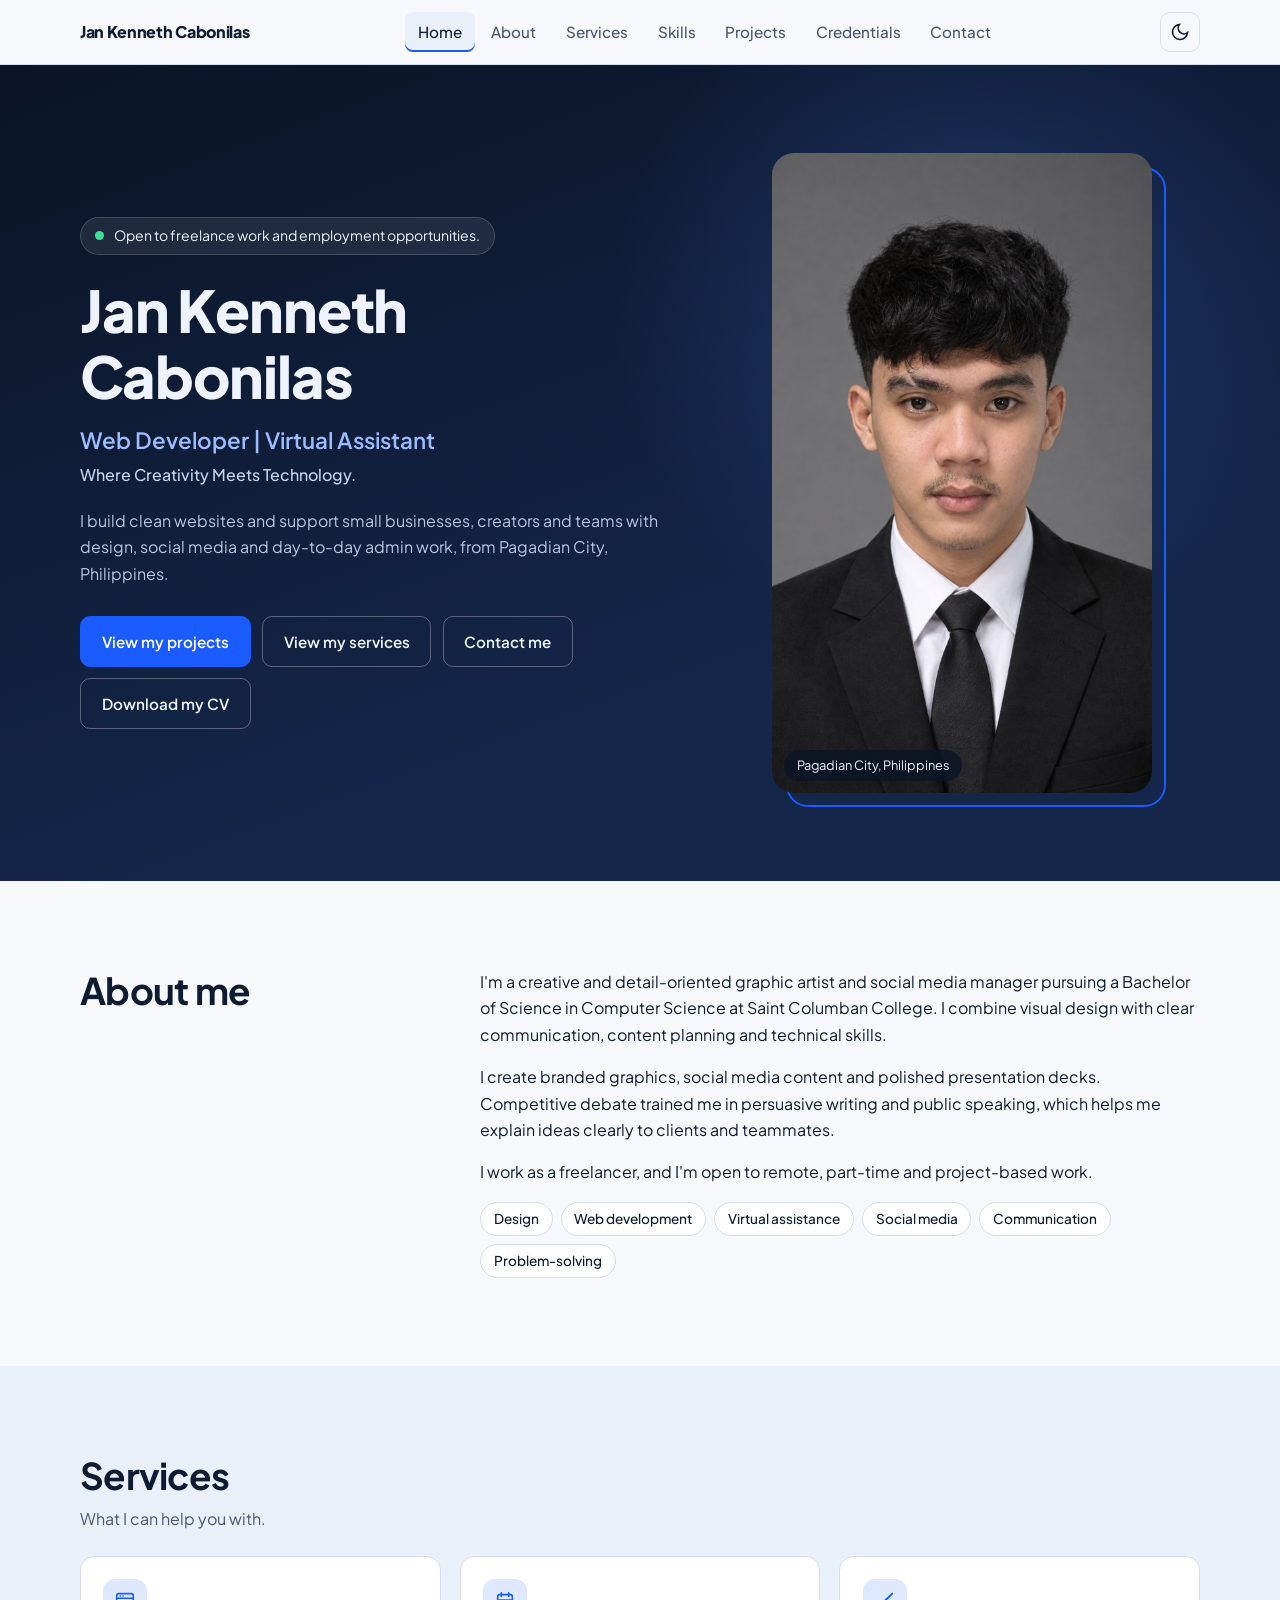
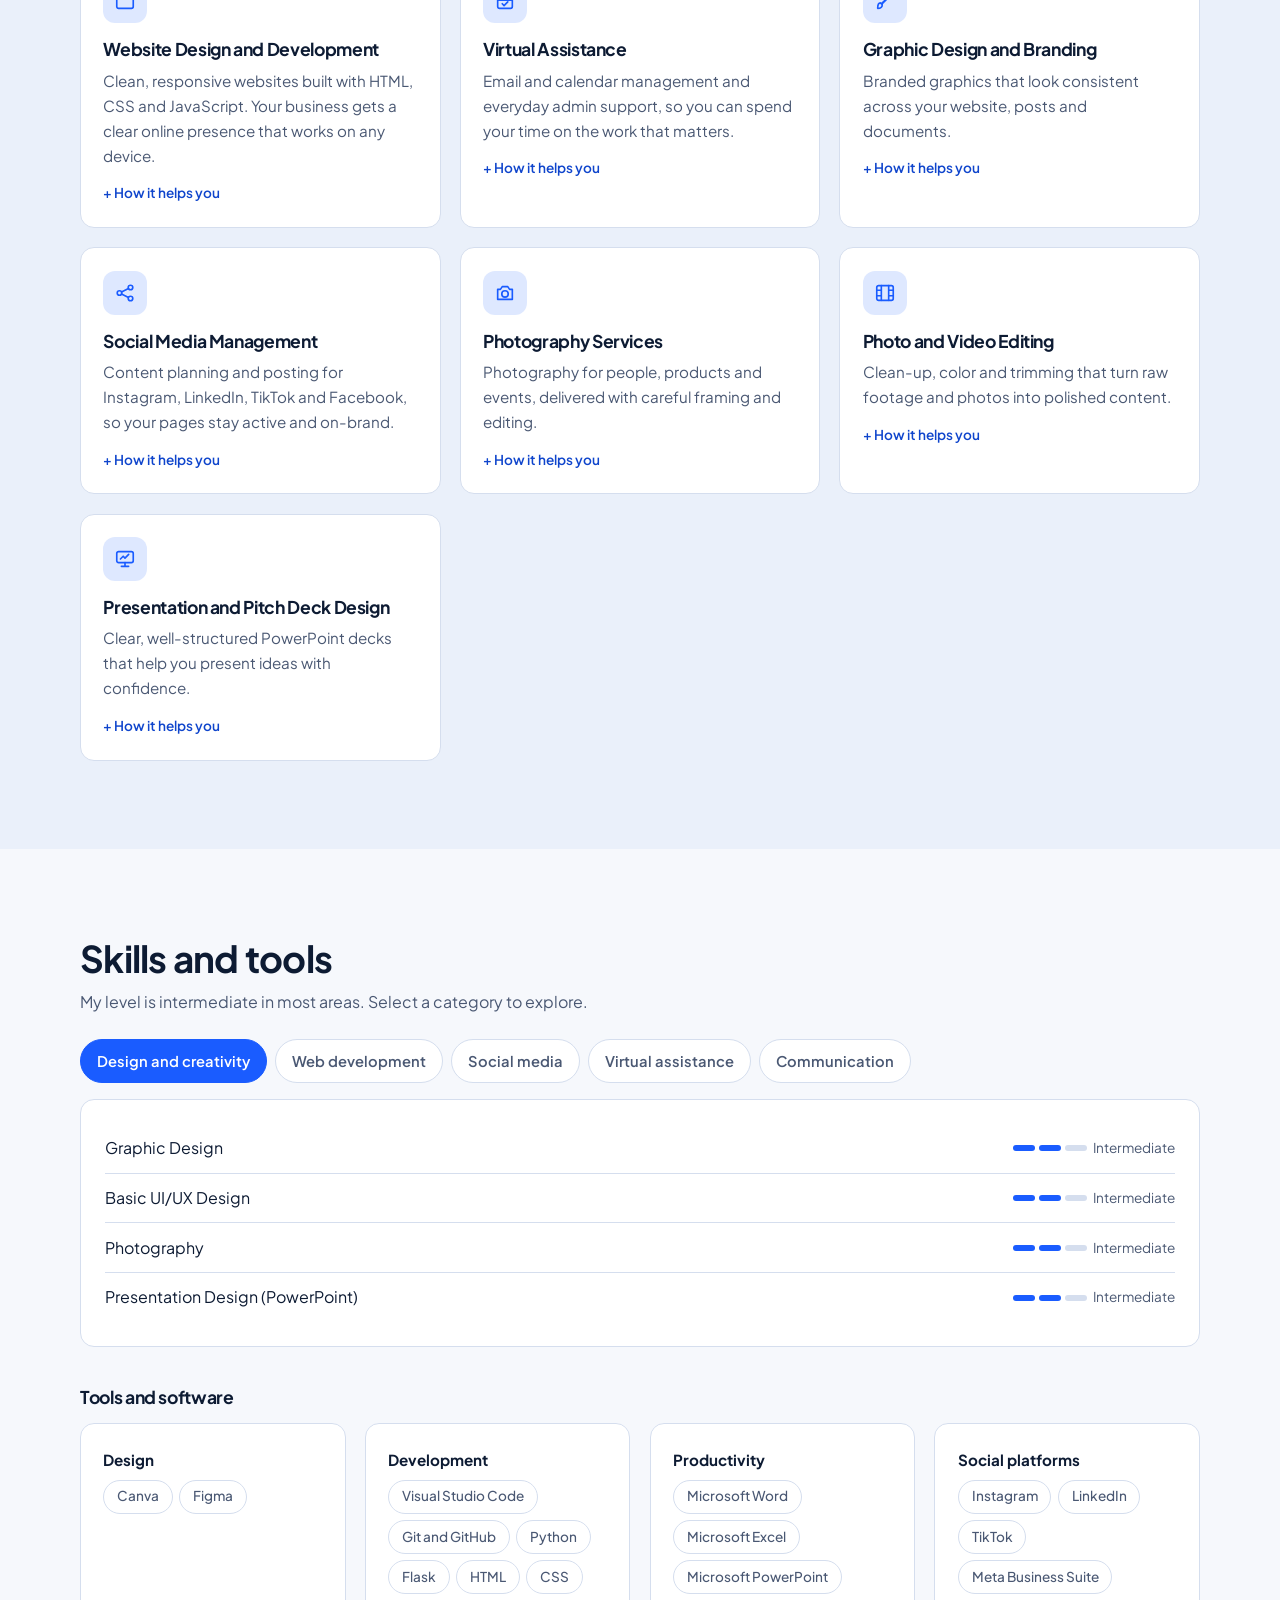
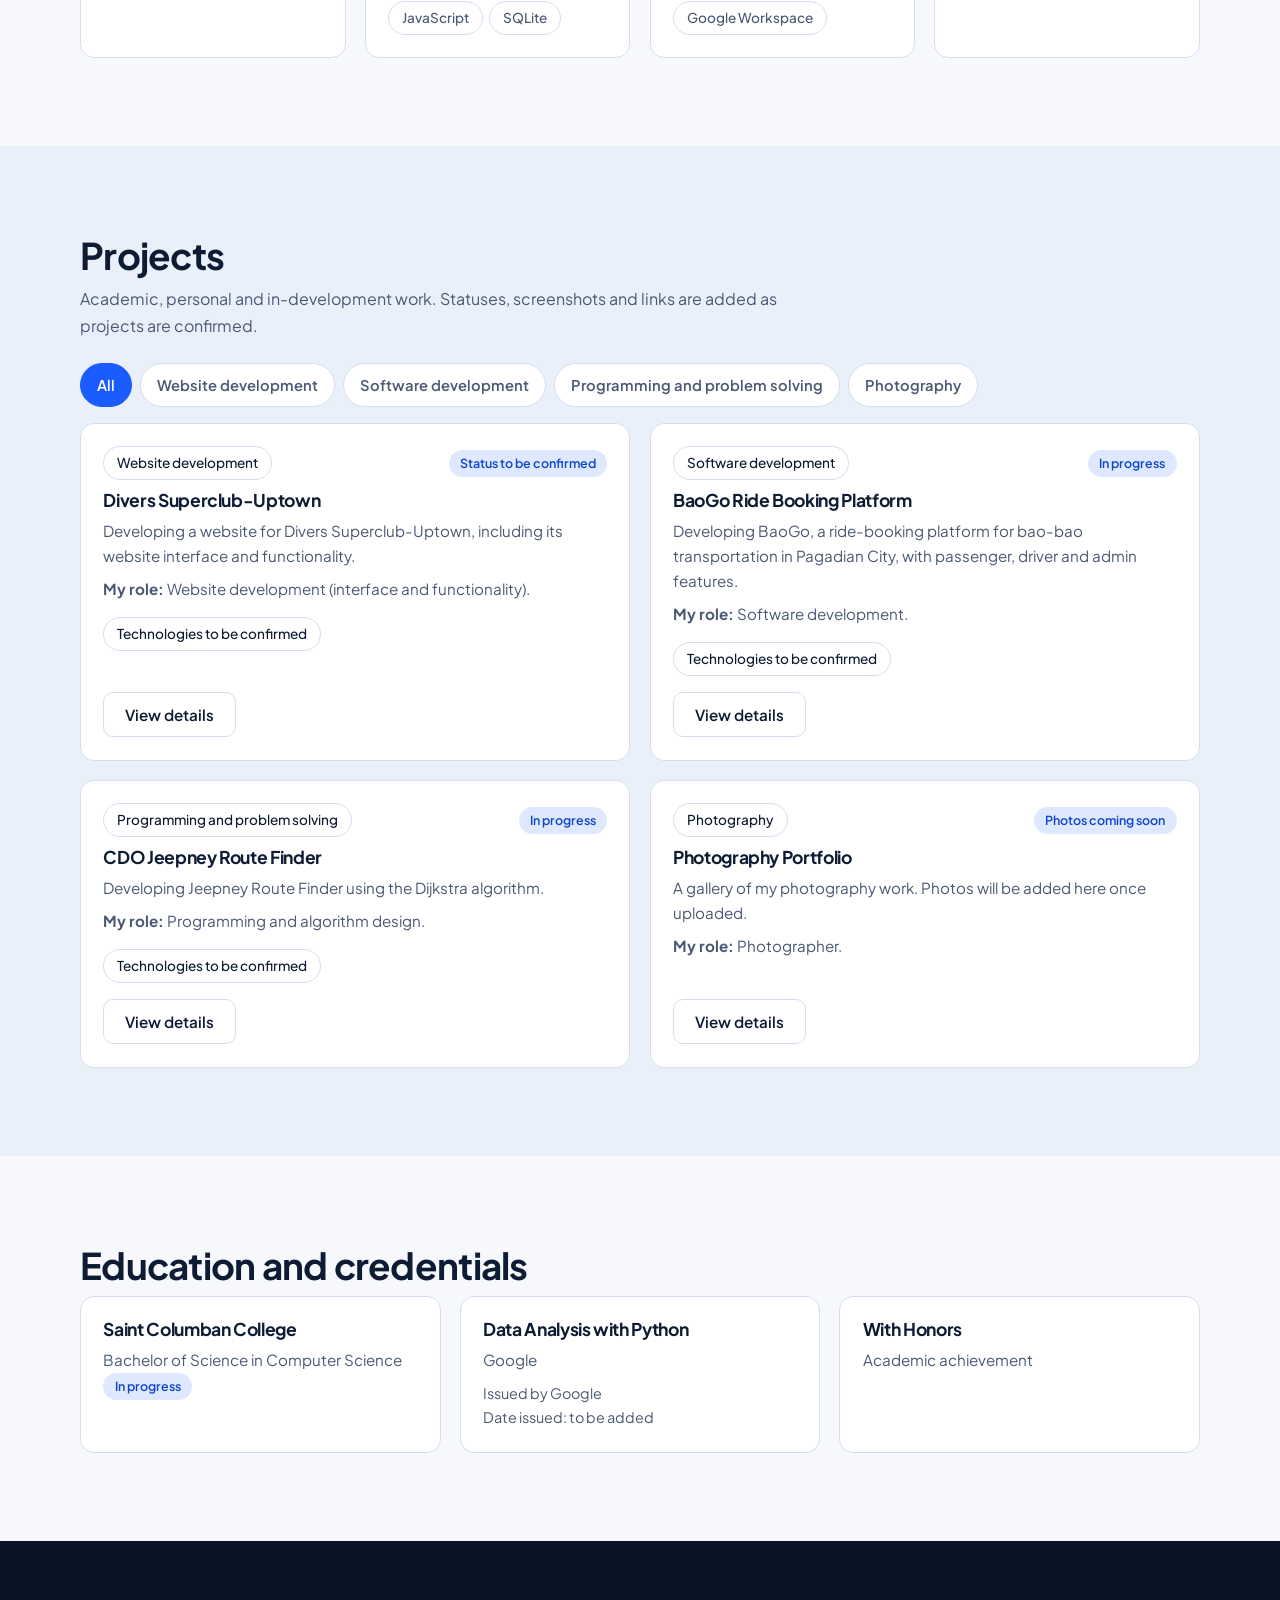
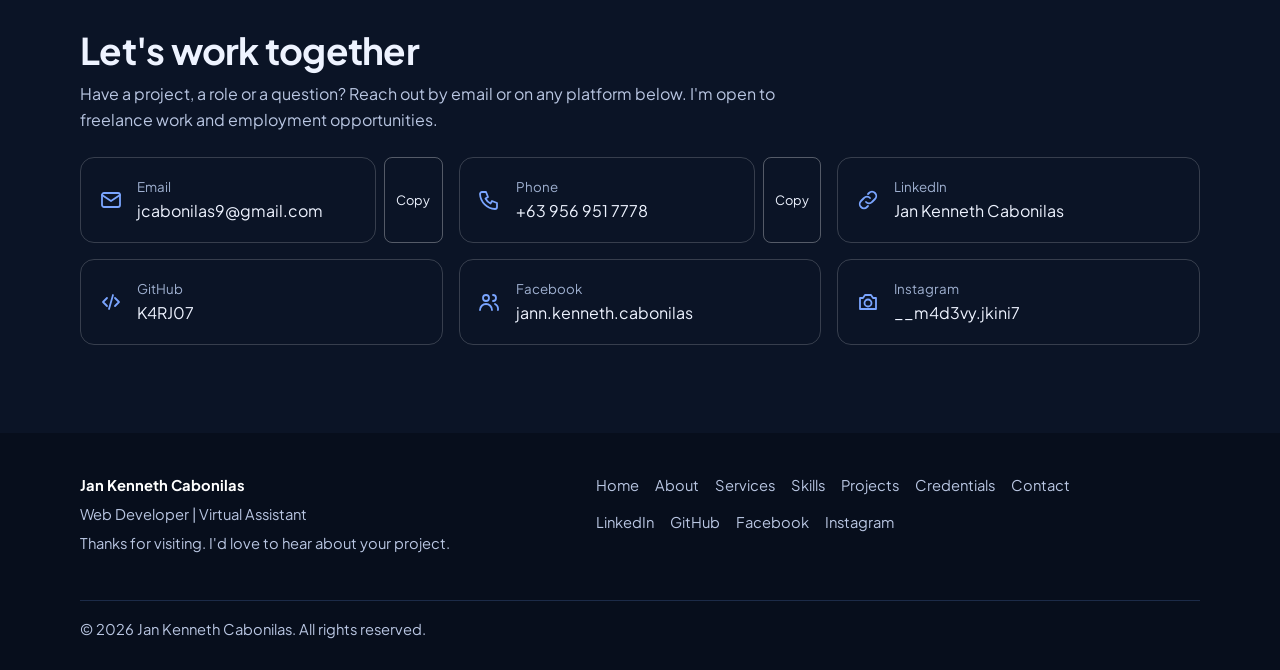
<file: index.html>
<!doctype html>
<html lang="en">
<head>
<meta charset="utf-8">
<meta name="viewport" content="width=device-width,initial-scale=1">
<title>Jan Kenneth Cabonilas | Web Developer &amp; Virtual Assistant</title>
<meta name="description" content="Jan Kenneth Cabonilas is a freelance web developer and virtual assistant from Pagadian City, Philippines, offering website development, virtual assistance, graphic design and social media management.">
<meta name="theme-color" content="#0b1426">
<meta property="og:type" content="website">
<meta property="og:title" content="Jan Kenneth Cabonilas | Web Developer & Virtual Assistant">
<meta property="og:description" content="Where Creativity Meets Technology. Freelance web development, virtual assistance, design and social media.">
<meta property="og:image" content="assets/og-image.jpg"><!-- Add a 1200x630 image at assets/og-image.jpg -->
<link rel="icon" type="image/png" href="assets/favicon.png">
<link rel="preconnect" href="https://fonts.googleapis.com"><link rel="preconnect" href="https://fonts.gstatic.com" crossorigin>
<link href="https://fonts.googleapis.com/css2?family=Plus+Jakarta+Sans:wght@400;500;600;700;800&display=swap" rel="stylesheet">
<link rel="stylesheet" href="styles.css">
<script>try{var t=localStorage.getItem('theme');if(t)document.documentElement.dataset.theme=t}catch(e){}</script>
</head>
<body>
<div class="progress" id="progress" aria-hidden="true"></div>
<a class="skip" href="#main">Skip to content</a>
<header class="nav" id="nav">
  <div class="container nav-in">
    <a href="#home" class="brand">Jan Kenneth Cabonilas</a>
    <nav aria-label="Main"><ul id="menu" class="menu">
      <li><a href="#home">Home</a></li><li><a href="#about">About</a></li><li><a href="#services">Services</a></li><li><a href="#skills">Skills</a></li><li><a href="#projects">Projects</a></li><li><a href="#credentials">Credentials</a></li><li><a href="#contact">Contact</a></li>
    </ul></nav>
    <div class="nav-actions">
      <button id="themeBtn" class="icon-btn" aria-label="Switch to light mode" type="button"><svg viewBox="0 0 24 24" width="20" height="20" fill="none" stroke="currentColor" stroke-width="2" aria-hidden="true"><path d="M21 12.8A9 9 0 1 1 11.2 3a7 7 0 0 0 9.8 9.8z"/></svg></button>
      <button id="menuBtn" class="icon-btn menu-btn" aria-label="Open menu" aria-expanded="false" aria-controls="menu" type="button"><svg viewBox="0 0 24 24" width="22" height="22" fill="none" stroke="currentColor" stroke-width="2" aria-hidden="true"><path d="M4 7h16M4 12h16M4 17h16"/></svg></button>
    </div>
  </div>
</header>

<main id="main">
<section id="home" class="hero">
  <div class="container hero-grid">
    <div class="hero-text">
      <p class="status"><span class="dot"></span>Open to freelance work and employment opportunities.</p>
      <h1>Jan Kenneth Cabonilas</h1>
      <p class="role">Web Developer | Virtual Assistant</p>
      <p class="tagline">Where Creativity Meets Technology.</p>
      <p class="lead">I build clean websites and support small businesses, creators and teams with design, social media and day-to-day admin work, from Pagadian City, Philippines.</p>
      <div class="btns">
        <a class="btn primary" href="#projects">View my projects</a>
        <a class="btn" href="#services">View my services</a>
        <a class="btn" href="#contact">Contact me</a>
        <a class="btn ghost" id="cvBtn" href="assets/Jan-Kenneth-Cabonilas-CV.pdf" download>Download my CV</a>
      </div>
      <p id="cvNote" class="note" role="status" hidden>My CV will be available soon. Email me and I'll send it directly.</p>
    </div>
    <figure class="photo">
      <img src="assets/profile-photo.jpg" alt="Portrait of Jan Kenneth Cabonilas in a black suit" width="480" height="640" fetchpriority="high">
      <figcaption>Pagadian City, Philippines</figcaption>
    </figure>
  </div>
</section>

<section id="about" class="section">
  <div class="container split">
    <div><h2>About me</h2></div>
    <div class="prose">
      <p>I'm a creative and detail-oriented graphic artist and social media manager pursuing a Bachelor of Science in Computer Science at Saint Columban College. I combine visual design with clear communication, content planning and technical skills.</p>
      <p>I create branded graphics, social media content and polished presentation decks. Competitive debate trained me in persuasive writing and public speaking, which helps me explain ideas clearly to clients and teammates.</p>
      <p>I work as a freelancer, and I'm open to remote, part-time and project-based work.</p>
      <ul class="chips"><li>Design</li><li>Web development</li><li>Virtual assistance</li><li>Social media</li><li>Communication</li><li>Problem-solving</li></ul>
    </div>
  </div>
</section>

<section id="services" class="section alt">
  <div class="container"><h2>Services</h2><p class="lead">What I can help you with.</p>
  <div class="grid g3" id="servicesGrid"></div></div>
</section>

<section id="skills" class="section">
  <div class="container"><h2>Skills and tools</h2><p class="lead">My level is intermediate in most areas. Select a category to explore.</p>
  <div class="tabs" role="tablist" id="skillTabs" aria-label="Skill categories"></div>
  <div id="skillPanel" class="panel" role="tabpanel" tabindex="0"></div>
  <h3 class="sub">Tools and software</h3>
  <div class="grid g4" id="toolsGrid"></div></div>
</section>

<section id="projects" class="section alt">
  <div class="container"><h2>Projects</h2><p class="lead">Academic, personal and in-development work. Statuses, screenshots and links are added as projects are confirmed.</p>
  <div class="tabs" id="projectFilters" role="group" aria-label="Filter projects"></div>
  <div class="grid g2" id="projectsGrid"></div></div>
</section>

<section id="credentials" class="section">
  <div class="container"><h2>Education and credentials</h2>
  <div class="grid g3">
    <article class="card"><h3>Saint Columban College</h3><p>Bachelor of Science in Computer Science</p><span class="badge">In progress</span></article>
    <article class="card"><h3>Data Analysis with Python</h3><p>Google</p><div id="certMeta" class="meta"></div></article>
    <article class="card"><h3>With Honors</h3><p>Academic achievement</p></article>
  </div></div>
</section>

<section id="contact" class="section contact">
  <div class="container">
    <h2>Let's work together</h2>
    <p class="lead">Have a project, a role or a question? Reach out by email or on any platform below. I'm open to freelance work and employment opportunities.</p>
    <ul class="contact-list" id="contactList"></ul>
  </div>
</section>
</main>

<footer class="footer"><div class="container foot">
  <div><strong>Jan Kenneth Cabonilas</strong><p>Web Developer | Virtual Assistant</p><p>Thanks for visiting. I'd love to hear about your project.</p></div>
  <nav aria-label="Footer"><ul class="flinks"><li><a href="#home">Home</a></li><li><a href="#about">About</a></li><li><a href="#services">Services</a></li><li><a href="#skills">Skills</a></li><li><a href="#projects">Projects</a></li><li><a href="#credentials">Credentials</a></li><li><a href="#contact">Contact</a></li></ul>
  <ul class="flinks" id="footSocial"></ul></nav>
  <p class="copy">&copy; <span id="year">2026</span> Jan Kenneth Cabonilas. All rights reserved.</p>
</div></footer>

<button id="toTop" class="to-top" type="button" aria-label="Back to top" hidden>&uarr;</button>
<div id="toast" class="toast" role="status" aria-live="polite"></div>
<dialog id="modal" aria-labelledby="mTitle"><div class="m-in"><button class="icon-btn m-close" id="mClose" aria-label="Close details" type="button">&times;</button><div id="mBody"></div></div></dialog>
<script src="script.js"></script>
</body>
</html>
</file>
<file: styles.css>
:root{--bg:#f6f8fc;--alt:#eaf0fa;--card:#fff;--ink:#0d1b33;--mute:#4a5873;--line:#d5deee;--blue:#1a5cff;--blue-ink:#0f45cc;--navy:#0b1426;--r:14px;font-family:"Plus Jakarta Sans",system-ui,-apple-system,Segoe UI,sans-serif}
[data-theme=dark]{--bg:#0b1426;--alt:#101c34;--card:#16233d;--ink:#eef3ff;--mute:#a9b7d3;--line:#263655;--blue:#4d86ff;--blue-ink:#7aa5ff}
@media(prefers-color-scheme:dark){:root:not([data-theme=light]){--bg:#0b1426;--alt:#101c34;--card:#16233d;--ink:#eef3ff;--mute:#a9b7d3;--line:#263655;--blue:#4d86ff;--blue-ink:#7aa5ff}}
*{box-sizing:border-box}html{scroll-behavior:smooth;scroll-padding-top:72px}
body{margin:0;background:var(--bg);color:var(--ink);line-height:1.65;font-size:1rem;transition:background .3s,color .3s}
img{max-width:100%;display:block}a{color:inherit}ul{list-style:none;margin:0;padding:0}
h1,h2,h3{line-height:1.15;margin:0;letter-spacing:-.02em}
h1{font-size:clamp(2.2rem,5.5vw,3.6rem);font-weight:800}h2{font-size:clamp(1.7rem,3.5vw,2.3rem);font-weight:700;margin-bottom:.6rem}h3{font-size:1.1rem;font-weight:700}
.container{width:min(1120px,92%);margin:auto}
.lead{color:var(--mute);max-width:60ch;margin:.5rem 0 1.5rem}
:focus-visible{outline:3px solid var(--blue);outline-offset:3px;border-radius:6px}
.skip{position:absolute;left:-999px;top:8px;background:var(--blue);color:#fff;padding:.6rem 1rem;z-index:99;border-radius:8px}.skip:focus{left:8px}
.nav{position:sticky;top:0;z-index:50;background:color-mix(in srgb,var(--bg) 88%,transparent);backdrop-filter:blur(10px);border-bottom:1px solid var(--line)}
.nav-in{display:flex;align-items:center;justify-content:space-between;height:64px;gap:1rem}
.brand{font-weight:800;text-decoration:none;letter-spacing:-.02em}
.menu{display:flex;gap:.25rem}.menu a{display:block;padding:.45rem .8rem;border-radius:8px;text-decoration:none;color:var(--mute);font-weight:500;font-size:.95rem;transition:color .2s,background .2s}
.menu a:hover,.menu a.active{color:var(--ink);background:var(--alt)}.menu a.active{box-shadow:inset 0 -2px var(--blue)}
.nav-actions{display:flex;gap:.4rem}
.icon-btn{background:none;border:1px solid var(--line);color:var(--ink);width:40px;height:40px;border-radius:10px;cursor:pointer;font-size:1.4rem;display:grid;place-items:center}.icon-btn:hover{background:var(--alt)}
.menu-btn{display:none}
.hero{padding:clamp(2.5rem,7vw,5.5rem) 0;background:linear-gradient(160deg,var(--navy),#14264a 70%);color:#eef3ff;overflow:hidden}
.hero-grid{display:grid;grid-template-columns:1.25fr 1fr;gap:3rem;align-items:center}
.status{display:inline-flex;align-items:center;gap:.6rem;background:rgba(255,255,255,.08);border:1px solid rgba(255,255,255,.16);padding:.4rem .9rem;border-radius:99px;font-size:.88rem;margin:0 0 1.4rem}
.dot{width:9px;height:9px;border-radius:50%;background:#3ddc97;flex:none;animation:pulse 2s infinite}
@keyframes pulse{50%{box-shadow:0 0 0 6px rgba(61,220,151,.0);opacity:.6}0%{box-shadow:0 0 0 0 rgba(61,220,151,.5)}}
.role{font-size:clamp(1.1rem,2.4vw,1.4rem);font-weight:600;margin:.8rem 0 .2rem;color:#9dbbff}.tagline{margin:0;font-weight:500;color:#c7d4ee}
.hero .lead{color:#b9c6e2;margin:1.2rem 0 1.8rem}
.btns{display:flex;flex-wrap:wrap;gap:.7rem}
.btn{display:inline-flex;align-items:center;padding:.75rem 1.3rem;border-radius:10px;border:1px solid var(--line);text-decoration:none;font-weight:600;font-size:.95rem;background:transparent;color:inherit;cursor:pointer;font-family:inherit;transition:transform .2s,background .2s}
.btn:hover{transform:translateY(-2px)}
.hero .btn{border-color:rgba(255,255,255,.3)}.hero .btn:hover{background:rgba(255,255,255,.1)}
.btn.primary{background:var(--blue);border-color:var(--blue);color:#fff}.hero .btn.primary:hover{background:#3b78ff}
.note{margin:1rem 0 0;font-size:.9rem;color:#ffd98a}
.photo{margin:0;justify-self:center;position:relative;width:min(100%,380px)}
.photo::before{content:"";position:absolute;inset:14px -14px -14px 14px;border:2px solid var(--blue);border-radius:22px}
.photo img{position:relative;border-radius:22px;aspect-ratio:3/4;object-fit:cover;width:100%;background:#1c2d52}
.photo figcaption{position:absolute;left:12px;bottom:12px;background:rgba(11,20,38,.8);padding:.3rem .8rem;border-radius:99px;font-size:.8rem}
.section{padding:clamp(3rem,7vw,5.5rem) 0}.alt{background:var(--alt)}
.split{display:grid;grid-template-columns:1fr 2fr;gap:2.5rem}.prose p{margin:0 0 1rem;max-width:68ch}
.chips{display:flex;flex-wrap:wrap;gap:.5rem}.chips li,.tag{border:1px solid var(--line);background:var(--card);padding:.3rem .8rem;border-radius:99px;font-size:.85rem;font-weight:500}
.grid{display:grid;gap:1.2rem}.g2{grid-template-columns:repeat(2,1fr)}.g3{grid-template-columns:repeat(3,1fr)}.g4{grid-template-columns:repeat(4,1fr)}
.card{background:var(--card);border:1px solid var(--line);border-radius:var(--r);padding:1.4rem;transition:transform .25s,border-color .25s}
.card:hover{transform:translateY(-4px);border-color:var(--blue)}.card p{color:var(--mute);margin:.5rem 0 0;font-size:.95rem}
.ico{width:44px;height:44px;border-radius:12px;background:color-mix(in srgb,var(--blue) 14%,transparent);color:var(--blue);display:grid;place-items:center;margin-bottom:1rem}
.ico svg{width:22px;height:22px;fill:none;stroke:currentColor;stroke-width:1.8;stroke-linecap:round;stroke-linejoin:round}
.tabs{display:flex;flex-wrap:wrap;gap:.5rem;margin-bottom:1rem}
.tabs button{font:inherit;font-weight:600;font-size:.92rem;padding:.55rem 1rem;border-radius:99px;border:1px solid var(--line);background:var(--card);color:var(--mute);cursor:pointer;transition:all .2s}
.tabs button[aria-selected=true],.tabs button[aria-pressed=true]{background:var(--blue);border-color:var(--blue);color:#fff}
.panel{background:var(--card);border:1px solid var(--line);border-radius:var(--r);padding:1.5rem;min-height:120px}
.panel li{display:flex;justify-content:space-between;gap:1rem;padding:.7rem 0;border-bottom:1px solid var(--line)}.panel li:last-child{border:0}
.lvl{display:flex;gap:4px;align-items:center;color:var(--mute);font-size:.85rem;white-space:nowrap}.lvl i{width:22px;height:6px;border-radius:3px;background:var(--line)}.lvl i.on{background:var(--blue)}
.sub{margin:2.5rem 0 1rem}.tool{display:flex;flex-direction:column;gap:.5rem}.tool h4{margin:0;font-size:.95rem}.tool ul{display:flex;flex-wrap:wrap;gap:.4rem}.tool li{font-size:.85rem;color:var(--mute)}
.shot{aspect-ratio:16/9;border-radius:10px;margin-bottom:1rem;background:linear-gradient(135deg,var(--alt),color-mix(in srgb,var(--blue) 18%,var(--alt)));border:1px dashed var(--line);display:grid;place-items:center;color:var(--mute);font-size:.85rem;text-align:center;padding:1rem;overflow:hidden}
.shot img{width:100%;height:100%;object-fit:cover}
.pc{display:flex;flex-direction:column}.pc .top{display:flex;justify-content:space-between;align-items:center;gap:.5rem;margin-bottom:.6rem;flex-wrap:wrap}
.badge,.status-tag{display:inline-block;font-size:.78rem;font-weight:600;padding:.2rem .7rem;border-radius:99px;background:color-mix(in srgb,var(--blue) 14%,transparent);color:var(--blue-ink)}
.pc .tags{display:flex;flex-wrap:wrap;gap:.4rem;margin:1rem 0}.pc .btn{margin-top:auto;align-self:flex-start;color:var(--ink)}
.meta{font-size:.9rem;color:var(--mute);margin-top:.6rem}.meta a{color:var(--blue-ink);font-weight:600}
.contact{background:var(--navy);color:#eef3ff}.contact .lead{color:#b9c6e2}
.contact-list{display:grid;grid-template-columns:repeat(3,1fr);gap:1rem}
.contact-list a{display:flex;align-items:center;gap:.9rem;padding:1.1rem;border:1px solid rgba(255,255,255,.18);border-radius:var(--r);text-decoration:none;transition:background .2s,transform .2s;word-break:break-word}
.contact-list a:hover{background:rgba(255,255,255,.08);transform:translateY(-2px)}.contact-list small{display:block;color:#9fb0d0}
.contact-list svg{width:24px;height:24px;flex:none;fill:none;stroke:#7aa5ff;stroke-width:1.8;stroke-linecap:round;stroke-linejoin:round}
.footer{background:#070e1c;color:#b9c6e2;padding:2.5rem 0 1.5rem;font-size:.92rem}.footer strong{color:#fff}.footer p{margin:.3rem 0}
.foot{display:grid;grid-template-columns:1.2fr 1.5fr;gap:2rem}.flinks{display:flex;flex-wrap:wrap;gap:.4rem 1rem;margin-bottom:.8rem}.flinks a{text-decoration:none}.flinks a:hover{color:#fff;text-decoration:underline}
.copy{grid-column:1/-1;border-top:1px solid #1c2b48;padding-top:1rem;margin-top:.5rem!important}
dialog{border:1px solid var(--line);border-radius:var(--r);background:var(--card);color:var(--ink);width:min(640px,92vw);padding:0;max-height:90vh}dialog::backdrop{background:rgba(5,10,22,.7)}
.m-in{padding:1.6rem;position:relative}.m-close{position:absolute;right:12px;top:12px}.m-in h3{font-size:1.4rem;margin-bottom:.5rem;padding-right:3rem}.m-in h4{margin:1.2rem 0 .3rem}.m-in p,.m-in li{color:var(--mute)}.m-in ul{list-style:disc;padding-left:1.2rem}
.js .reveal{opacity:0;transform:translateY(14px);transition:opacity .6s,transform .6s}.js .reveal.in{opacity:1;transform:none}
@media(max-width:960px){.g3,.g4{grid-template-columns:repeat(2,1fr)}.contact-list{grid-template-columns:repeat(2,1fr)}}
@media(max-width:820px){.menu-btn{display:grid}
.menu{position:absolute;top:64px;left:0;right:0;flex-direction:column;background:var(--bg);border-bottom:1px solid var(--line);padding:.6rem 4%;display:none}.menu.open{display:flex}.menu a{padding:.8rem}
.hero-grid{grid-template-columns:1fr}.photo{order:-1;width:min(70%,280px)}.split,.foot{grid-template-columns:1fr;gap:1rem}}
@media(max-width:600px){.g2,.g3,.g4,.contact-list{grid-template-columns:1fr}.btns .btn{flex:1 1 100%;justify-content:center}.g4{grid-template-columns:1fr 1fr}}
@media(prefers-reduced-motion:reduce){*,*::before,*::after{animation:none!important;transition:none!important;scroll-behavior:auto!important}.js .reveal{opacity:1;transform:none}}

.progress{position:fixed;top:0;left:0;height:3px;width:100%;transform:scaleX(0);transform-origin:left;background:var(--blue);z-index:100}
.to-top{position:fixed;right:18px;bottom:18px;width:46px;height:46px;border-radius:50%;border:0;background:var(--blue);color:#fff;font-size:1.3rem;cursor:pointer;z-index:40;box-shadow:0 6px 20px rgba(26,92,255,.35);transition:transform .2s}.to-top:hover{transform:translateY(-3px)}.to-top[hidden]{display:none}
.toast{position:fixed;left:50%;bottom:24px;transform:translate(-50%,20px);background:var(--navy);color:#fff;padding:.7rem 1.2rem;border-radius:10px;opacity:0;pointer-events:none;transition:all .3s;z-index:120;font-size:.92rem}.toast.show{opacity:1;transform:translate(-50%,0)}
.card{position:relative;overflow:hidden}.card::after{content:"";position:absolute;inset:0;pointer-events:none;opacity:0;transition:opacity .3s;background:radial-gradient(260px circle at var(--mx,50%) var(--my,50%),color-mix(in srgb,var(--blue) 16%,transparent),transparent 70%)}.card:hover::after{opacity:1}
.svc{display:flex;flex-direction:column;justify-content:flex-start;align-items:stretch;cursor:pointer;text-align:left;font:inherit;color:inherit;width:100%}.svc .more{display:grid;grid-template-rows:0fr;transition:grid-template-rows .35s}.svc .more>div{overflow:hidden}.svc .more p{border-top:1px solid var(--line);padding-top:.8rem;margin-top:1rem;color:var(--ink)}
.svc[aria-expanded=true] .more{grid-template-rows:1fr}.svc .hint{display:inline-block;margin-top:.9rem;font-size:.85rem;font-weight:600;color:var(--blue-ink)}.svc .hint::before{content:"+ ";}.svc[aria-expanded=true] .hint::before{content:"\2212 "}
.lvl i{transition:background .4s .1s}.lvl i.on{animation:grow .5s both}@keyframes grow{from{transform:scaleX(0);transform-origin:left}}
.panel li{transition:padding-left .2s}.panel li:hover{padding-left:.5rem}
.tag{transition:transform .2s,border-color .2s}.tag:hover{transform:translateY(-2px);border-color:var(--blue)}
.pc[hidden]{display:none}.pc.pop{animation:pop .4s both}@keyframes pop{from{opacity:0;transform:scale(.96)}}
.hero{position:relative}.hero::before{content:"";position:absolute;inset:0;pointer-events:none;background:radial-gradient(500px circle at var(--gx,75%) var(--gy,30%),rgba(77,134,255,.22),transparent 70%)}.hero .container{position:relative}
.photo img{transition:transform .2s ease-out}
.copy-btn{margin-left:auto;background:none;border:1px solid rgba(255,255,255,.3);color:inherit;border-radius:8px;padding:.3rem .7rem;font:inherit;font-size:.8rem;cursor:pointer}.copy-btn:hover{background:rgba(255,255,255,.1)}
.contact-list li{display:flex;gap:.5rem;align-items:stretch}.contact-list li>a{flex:1}
@media(prefers-reduced-motion:reduce){.progress{transition:none}}
</file>
